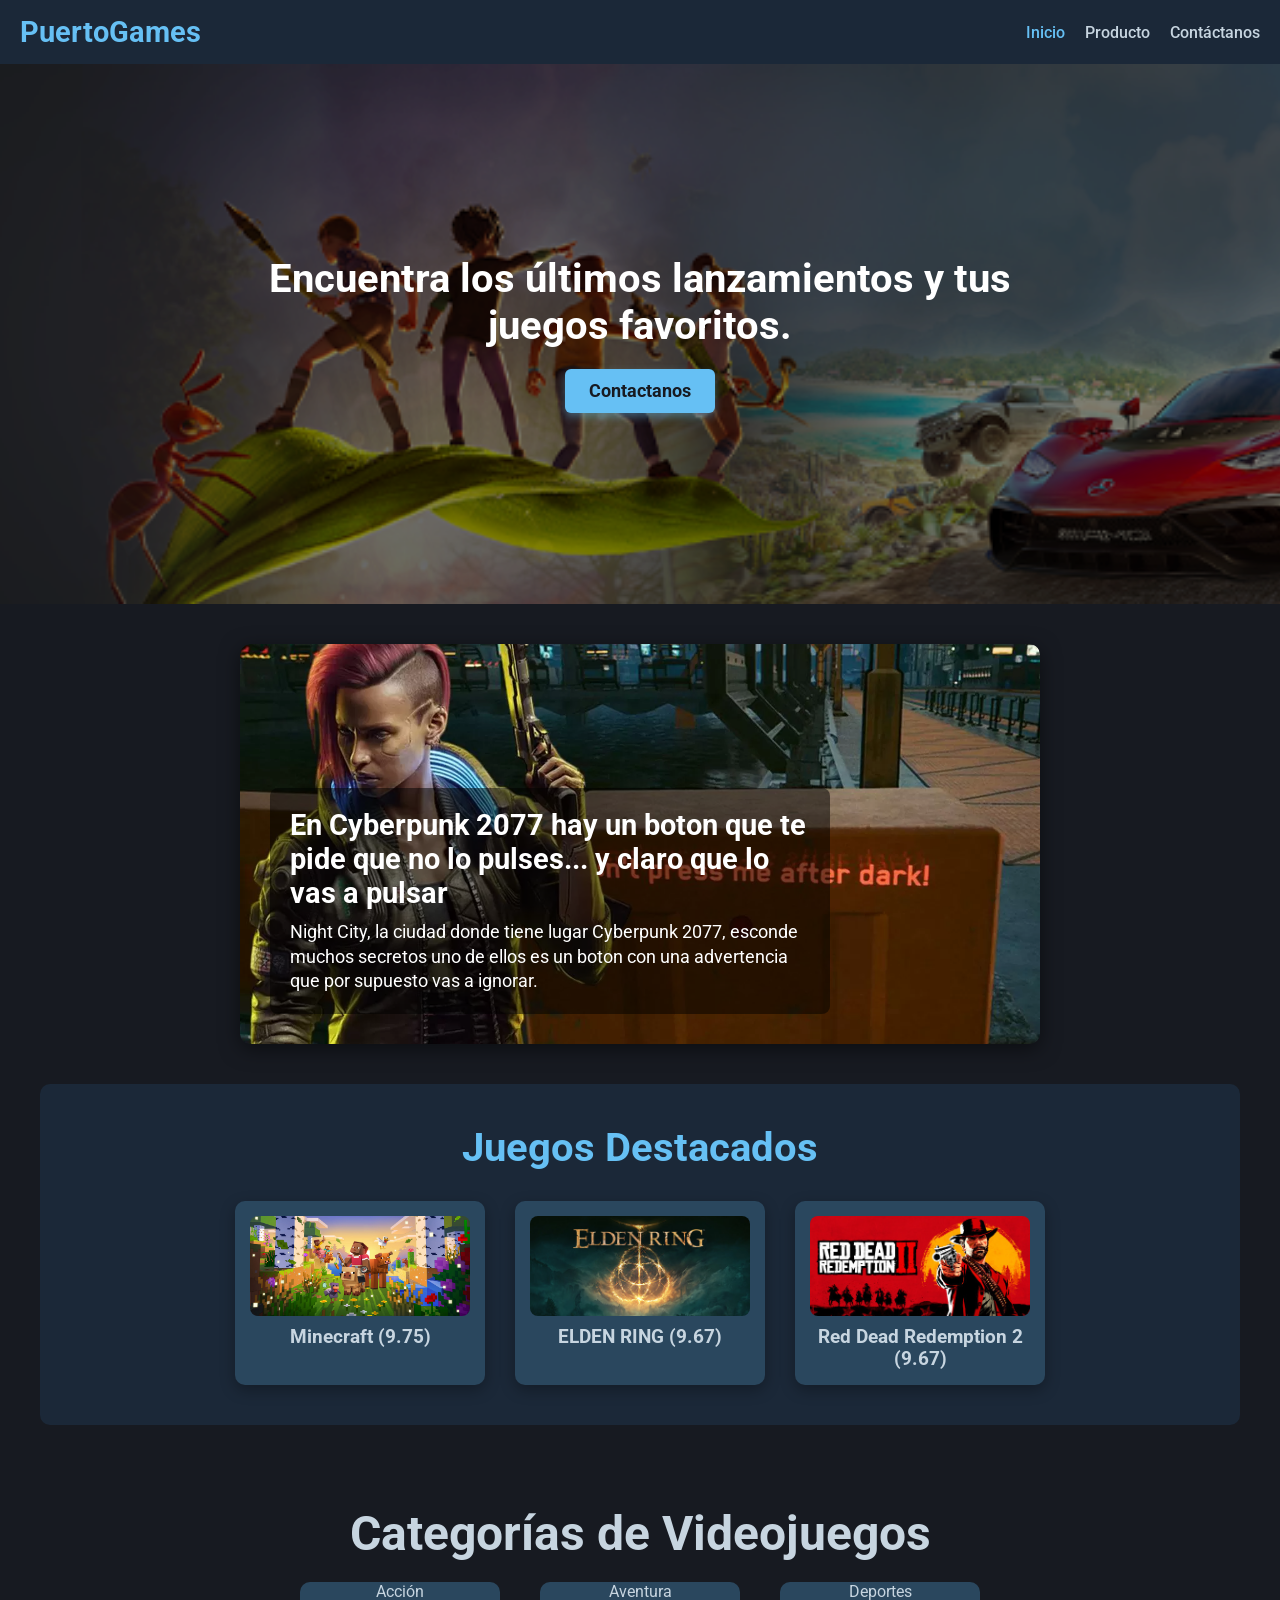
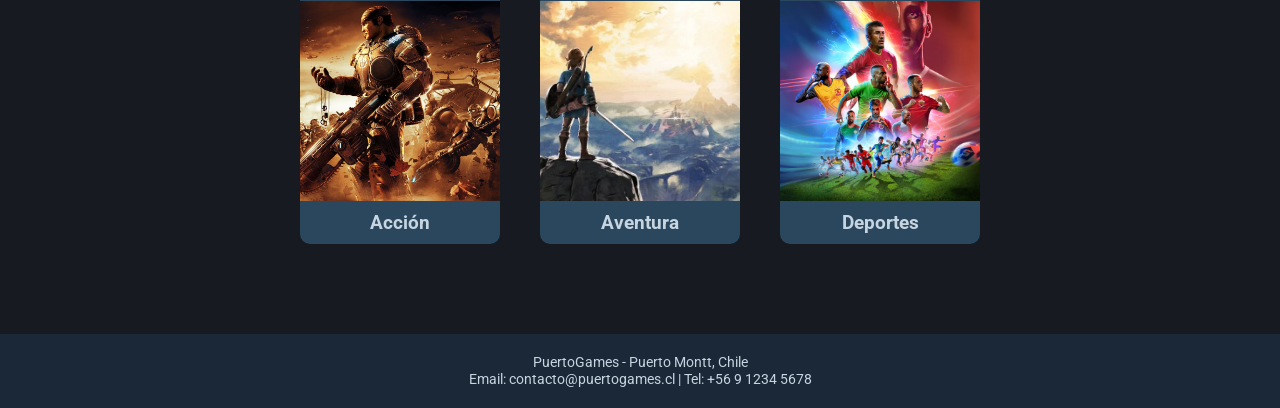
<file: index.html>
<!DOCTYPE html>
<html lang="es">
<head>
    <meta charset="UTF-8">
    <meta name="viewport" content="width=device-width, initial-scale=1.0">
    <title>PuertoGames - Inicio</title>
    <link rel="stylesheet" href="assets/css/styles.css">
    <link href="https://fonts.googleapis.com/css2?family=Roboto:wght@400;700&display=swap" rel="stylesheet">
</head>
<body>
    <!-- navegacion -->
    <header>
        <nav class="navbar">
            <h1 class="logo">PuertoGames</h1>
            <ul class="nav-links">
                <li><a href="index.html" class="active">Inicio</a></li>
                <li><a href="producto.html">Producto</a></li>
                <li><a href="contacto.html">Contáctanos</a></li>
                
            </ul>
        </nav>
    </header>

    <!-- seccion hero -->
    <section class="hero">
      <img src="assets/img/6bca8ac307eaf0de563d3026f01ac2403a352242.png" alt="Imagen principal" class="hero-bg" />
      <div class="hero-content">
        <h1>Encuentra los últimos lanzamientos y tus juegos favoritos.</h1>
        <a href="contacto.html" class="cta-button">Contactanos</a>
      </div>
    </section>
    
    
    <!--seccion noticias-->
    <section class="news-slider">
        <div class="slide active">
          <img src="assets/img/NOTICIA 1.webp" alt="Noticia 1">
          <div class="overlay-text">
            <h3>En Cyberpunk 2077 hay un boton que te pide que no lo pulses... y claro que lo vas a pulsar</h3>
            <p>Night City, la ciudad donde tiene lugar Cyberpunk 2077, esconde muchos secretos uno de ellos es un boton con una advertencia que por supuesto vas a ignorar.</p>
          </div>
        </div>
        <div class="slide">
          <img src="assets/img/noticia 2.webp" alt="Noticia 2">
          <div class="overlay-text">
            <h3>Este juego es tan aterrador colo Little Nightmares pero con cooperativo y gratuito</h3>
            <p>Double Shoulders es un juego creado por unos estudiantes y puede disfrutarse en pc sin pagar absolutamente nada por el, y eso que parece mejor que mas de un juego de un par de euros</p>
          </div>
        </div>
        <div class="slide">
          <img src="assets/img/noticia 3.webp" alt="Noticia 3">
          <div class="overlay-text">
            <h3>Ha causado un daño irreparable a la industria del videojuego: Fundador de New Blood critica Escape from tarkov</h3>
            <p>Tarkov esta teniendo un impacto negativo para la industria del videojuego asegura el fundador de New Blood: esta creando una tendencia que incluso afecta al nuevo juego de FromSoftware</p>
          </div>
        </div>
      </section>
    

    
    <!--seccion destacada-->
    <section class="featured-games">
        <h2>Juegos Destacados</h2>
        <div class="featured-container">
          <div class="featured-card">
            <img src="assets/img/minecraft.jpg" alt="Minecraft (9.75)">
            <h3>Minecraft (9.75)</h3>
          </div>
          <div class="featured-card">
            <img src="assets/img/ELDEN RING.jpg" alt="ELDEN RING (9.67)">
            <h3>ELDEN RING (9.67)</h3>
          </div>
          <div class="featured-card">
            <img src="assets/img/RED DEAD REDEMPTION 2.jpg" alt="Red Dead Redemption 2 (9.67)">
            <h3>Red Dead Redemption 2 (9.67)</h3>
          </div>
        </div>
    </section>
    
      <!-- seccion categoria -->
    <section class="categories">
        <h2>Categorías de Videojuegos</h2>
        <div class="category-container">
            <a href="producto.html#accion" class="boton-categoria">Acción
                <img src="assets/img/accion categoria.jpg" alt="Acción">
                <h3>Acción</h3>
            </a>
            <a href="producto.html#aventura" class="boton-categoria">Aventura
                <img src="assets/img/selda aventura.jpeg" alt="Aventura">
                <h3>Aventura</h3>
            </a>
            <a href="producto.html#deporte" class="boton-categoria">Deportes
                <img src="assets/img/deporte categoria.jpeg" alt="Deportes">
                <h3>Deportes</h3>
            </a>
        </div>
    </section>
      
      

    <!-- pie de pagina  -->
    <footer>
        <p>PuertoGames - Puerto Montt, Chile</p>
        <p>Email: contacto@puertogames.cl | Tel: +56 9 1234 5678</p>
    </footer>
    <!--apartado para la transsicion de los anuncios-->
    <script>
        const slides = document.querySelectorAll('.news-slider .slide');
        let currentSlide = 0;
        const slideInterval = 5000; // 5 segundos
      
        function showSlide(index) {
          slides.forEach((slide, i) => {
            slide.classList.toggle('active', i === index);
          });
        }
      
        function nextSlide() {
          currentSlide = (currentSlide + 1) % slides.length;
          showSlide(currentSlide);
        }
      
        setInterval(nextSlide, slideInterval);
      </script>
      
</body>
</html>
</file>
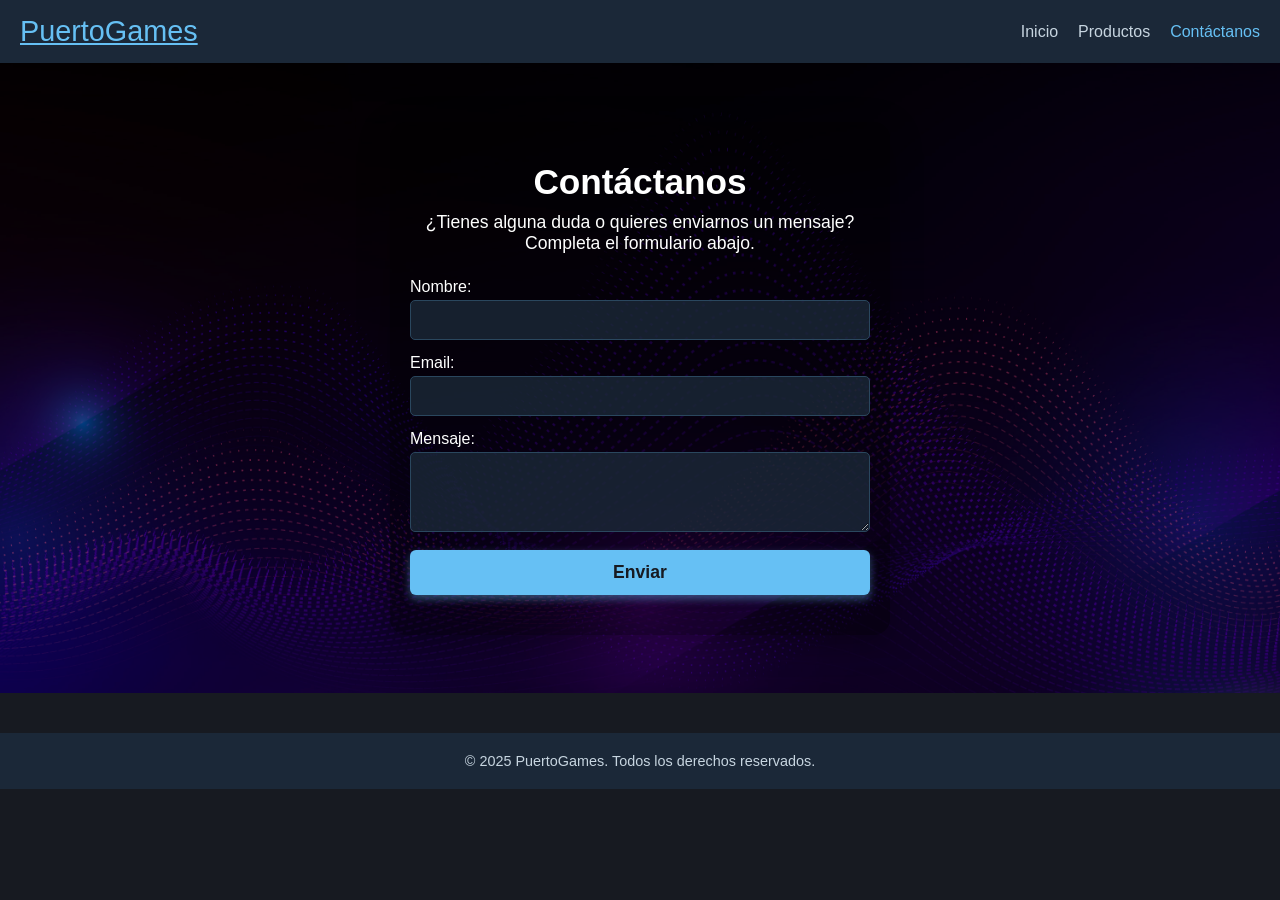
<file: contacto.html>
<!DOCTYPE html>
<html lang="es">
<head>
  <meta charset="UTF-8" />
  <meta name="viewport" content="width=device-width, initial-scale=1.0" />
  <title>Contáctanos - PuertoGames</title>
  <link rel="stylesheet" href="assets/css/styles.css" />
</head>
<body>

  <header class="navbar">
    <a href="index.html" class="logo">PuertoGames</a>
    <nav>
      <ul class="nav-links">
        <li><a href="index.html">Inicio</a></li>
        <li><a href="producto.html">Productos</a></li>
        <li><a href="contacto.html" class="active">Contáctanos</a></li>
      </ul>
    </nav>
  </header>

  <!-- HERO DE CONTACTO CON FORMULARIO ENCIMA DE LA IMAGEN -->
  <section class="contact-hero">
    <img src="assets/img/fondo_contacto_2.jpg" alt="Imagen de contacto" class="contact-hero-bg" />
    <div class="contact-hero-content">
      <h2>Contáctanos</h2>
      <p>¿Tienes alguna duda o quieres enviarnos un mensaje? Completa el formulario abajo.</p>
      <form class="contact-form" action="#" method="post">
        <label for="name">Nombre:</label>
        <input type="text" id="name" name="name" required />

        <label for="email">Email:</label>
        <input type="email" id="email" name="email" required />

        <label for="message">Mensaje:</label>
        <textarea id="message" name="message" required></textarea>

        <button type="submit" class="cta-button">Enviar</button>
      </form>
    </div>
  </section>

  <footer>
    <p>&copy; 2025 PuertoGames. Todos los derechos reservados.</p>
  </footer>
</body>
</html>
</file>
<file: assets/css/styles.css>
/* Restablecer y estilos generales*/
* {
    margin: 0;
    padding: 0;
    box-sizing: border-box;
}

body {
    font-family: 'Roboto', sans-serif;
    background-color: #171a21;
    color: #c7d5e0;
    scroll-behavior: smooth;
}
img {
    max-width: 100%;
    height: auto;
    display: block;
}
  

/* variables */
:root {
    --accent-color: #66c0f4;
}

/* navegacion  */
.navbar {
    background-color: #1b2838;
    padding: 15px 20px;
    display: flex;
    justify-content: space-between;
    align-items: center;
    position: sticky;
    top: 0;
    z-index: 100;
}

.logo {
    color: var(--accent-color);
    font-size: 1.8em;
}

.nav-links {
    list-style: none;
    display: flex;
    gap: 20px;
}

.nav-links a {
    color: #c7d5e0;
    text-decoration: none;
    font-weight: 500;
    transition: color 0.3s ease;
}

.nav-links a:hover,
.nav-links a.active {
    color: var(--accent-color);
}

/* seccion hero  */



.hero {
  position: relative;
  width: 100%;
  min-height: 60vh;
  display: flex;
  align-items: center;
  justify-content: center;
  overflow: hidden;
  text-align: center;
  color: white;
}

.hero-bg {
  position: absolute;
  top: 0; left: 0; right: 0; bottom: 0;
  width: 100%;
  height: 100%;
  object-fit: cover;
  z-index: 1;
  filter: brightness(0.5); /* oscurece la imagen para que el texto resalte */
}

.hero-content {
  position: relative;
  z-index: 2;
  max-width: 800px;
  padding: 40px 20px;
}

.hero-content h1 {
  font-size: 2.5em;
  margin-bottom: 20px;
}

.hero-content p {
  font-size: 1.2em;
  margin-bottom: 20px;
}


.cta-button {
  background-color: var(--accent-color);
  color: #171a21;
  padding: 12px 24px;
  text-decoration: none;
  border-radius: 6px;
  font-weight: 700;
  font-size: 1.1em;
  display: inline-block;
  transition: background-color 0.3s ease, transform 0.2s ease;
  box-shadow: 0 4px 8px rgba(102, 192, 244, 0.4);
  cursor: pointer;
  border: none;
  text-align: center;
}

.cta-button:hover,
.cta-button:focus {
  background-color: #4682b4;
  transform: translateY(-3px);
  box-shadow: 0 6px 12px rgba(70, 130, 180, 0.6);
  outline: none;
}

.cta-button:active {
  transform: translateY(-1px);
  box-shadow: 0 3px 6px rgba(70, 130, 180, 0.5);
}

/* Si usas botones <button>, aplica el mismo estilo */
button.cta-button {
  font-family: inherit;
}



@media (max-width: 768px) {
  .hero-content h1 {
    font-size: 2em;
  }
  .hero-content p {
    font-size: 1em;
  }
  .hero {
    min-height: 40vh;
  }
}


/* seccion de las categorias  */
.categories {
    padding: 40px 20px;
    text-align: center;
}

.categories h2 {
    font-size: 3em;
    margin-bottom: 20px;
}

.category-container {
    display: flex;
    justify-content: center;
    gap: 40px;
    flex-wrap: wrap;
}

/* Estilos para los enlaces de categoría */
.boton-categoria {
    background-color: #2a475e;
    border-radius: 10px;
    overflow: hidden;
    width: 200px;
    text-align: center;
    text-decoration: none;
    color: #c7d5e0;
    transition: transform 0.3s ease, box-shadow 0.3s ease;
    display: block; 
    margin-bottom: 10px; 
}

.boton-categoria img {
    width: 100%;
    height: 200px;
    object-fit: cover;
}

.boton-categoria h3 {
    padding: 10px;
    font-size: 1.2em;
}

.boton-categoria:hover {
    transform: translateY(-5px);
    box-shadow: 0 5px 15px rgba(0, 0, 0, 0.3);
}
/*seccion destacada*/
.featured-games {
    padding: 40px 20px;
    text-align: center;
    background-color: #1b2838;
    border-radius: 10px;
    margin: 40px auto;
    max-width: 1200px;
  }
  
  .featured-games h2 {
    font-size: 2.5em;
    margin-bottom: 30px;
    color: var(--accent-color);
  }
  
  .featured-container {
    display: flex;
    justify-content: center;
    gap: 30px;
    flex-wrap: wrap;
  }
  
  .featured-card {
    background-color: #2a475e;
    border-radius: 10px;
    width: 250px;
    padding: 15px;
    box-shadow: 0 5px 15px rgba(0,0,0,0.3);
    transition: transform 0.3s ease;
    color: #c7d5e0;
  }
  
  .featured-card img {
    width: 100%;
    height: 100px;
    object-fit: cover;
    border-radius: 8px;
    margin-bottom: 10px;
  }
  
  .featured-card:hover {
    transform: translateY(-5px);
  }
/*seccion noticias*/
.news-slider {
    position: relative;
    max-width: 800px;
    margin: 40px auto;
    overflow: hidden;
    border-radius: 10px;
    box-shadow: 0 5px 20px rgba(0,0,0,0.5);
  }
  
  .news-slider .slide {
    position: absolute;
    width: 100%;
    opacity: 0;
    transition: opacity 1s ease-in-out;
  }
  
  .news-slider .slide.active {
    position: relative;
    opacity: 1;
  }
  
  .news-slider img {
    width: 100%;
    height: 400px;
    object-fit: cover;
    border-radius: 10px;
    display: block;
  }
  
  .overlay-text {
    position: absolute;
    bottom: 30px;
    left: 30px;
    color: white;
    background: rgba(0,0,0,0.5);
    padding: 20px;
    border-radius: 8px;
    max-width: 70%;
  }
  
  .overlay-text h3 {
    margin-bottom: 10px;
    font-size: 1.8em;
  }
  
  .overlay-text p {
    font-size: 1.1em;
    line-height: 1.4;
  }
  
  


/* seccion de productos */
.products {
    padding: 40px 20px;
}

.products h2 {
    text-align: center;
    font-size: 2em;
    margin-bottom: 20px;
}

.products h3 {
    font-size: 1.5em;
    margin: 20px 0 10px;
    color: var(--accent-color);
}

.product-container {
    display: flex;
    flex-wrap: wrap;
    gap: 20px;
    justify-content: center;
}

.product-card {
    background-color: #2a475e;
    border-radius: 10px;
    overflow: hidden;
    width: 260px;
    text-align: center;
    transition: transform 0.3s ease, box-shadow 0.3s ease;
}

.product-card img {
    width: 100%;
    height: 135px;
    object-fit: cover;
    border: 5px solid #027fc8; 
    border-radius: 10px; 
}


.product-card h3 {
    font-size: 1.2em;
    padding: 10px 0;
}

.product-card p {
    font-size: 1em;
    color: var(--accent-color);
    margin-bottom: 10px;
}

.product-card .cta-button {
    display: inline-block;
    margin-bottom: 10px;
}

.product-card:hover {
    transform: translateY(-5px);
    box-shadow: 0 5px 15px rgba(0, 0, 0, 0.3);
}

/* seccion de los datelles de los juegos */
.game-details {
    margin: 20px auto;
    max-width: 800px;
    background: linear-gradient(135deg, #1b2838, #2a475e);
    border: 2px solid var(--accent-color);
    border-radius: 10px;
    padding: 20px;
    box-shadow: 0 5px 20px rgba(0, 0, 0, 0.4);
    animation: fadeIn 0.5s ease-in-out;
}

.product-content {
    display: flex;
    gap: 20px;
    align-items: center;
}

.product-content img {
    width: 200px;
    height: auto;
    border-radius: 8px;
    box-shadow: 0 3px 10px rgba(0, 0, 0, 0.3);
    transition: transform 0.3s ease;
}

.product-content img:hover {
    transform: scale(1.05);
}

.product-info {
    flex: 1;
}

.product-info h3 {
    font-size: 1.8em;
    color: var(--accent-color);
    margin-bottom: 10px;
}

.product-info p {
    font-size: 1.1em;
    line-height: 1.5;
    margin-bottom: 10px;
    color: #d2dae2;
}

.product-info p strong {
    color: var(--accent-color);
}

.product-info .cta-button {
    margin-right: 10px;
    padding: 8px 16px;
}

.product-info .cta-button:hover {
    background-color: #4682b4;
    transform: scale(1.05);
}

/* seccion de los contactos */
.contact-hero {
  position: relative;
  width: 100%;
  min-height: 70vh;
  display: flex;
  align-items: center;
  justify-content: center;
  overflow: hidden;
  text-align: center;
  color: white;
}

.contact-hero-bg {
  position: absolute;
  top: 0; left: 0; right: 0; bottom: 0;
  width: 100%;
  height: 100%;
  object-fit: cover;
  z-index: 1;
  filter: brightness(0.5);
}

.contact-hero-content {
  position: relative;
  z-index: 2;
  width: 100%;
  max-width: 500px;
  margin: 0 auto;
  padding: 40px 20px;
  background: rgba(0,0,0,0.4); /* Fondo semitransparente para mejor legibilidad */
  border-radius: 16px;
  box-shadow: 0 8px 32px rgba(0,0,0,0.3);
}

.contact-hero-content h2 {
  font-size: 2.2em;
  margin-bottom: 10px;
}

.contact-hero-content p {
  font-size: 1.1em;
  margin-bottom: 24px;
}

.contact-form label {
  display: block;
  text-align: left;
  margin-bottom: 4px;
  font-weight: 500;
  color: #fff;
}

.contact-form input,
.contact-form textarea {
  width: 100%;
  padding: 10px;
  margin-bottom: 14px;
  border: 1px solid #2a475e;
  border-radius: 5px;
  background-color: #1b2838cc;
  color: #c7d5e0;
  font-size: 1em;
  resize: vertical;
}

.contact-form textarea {
  min-height: 80px;
}

.contact-form button {
  width: 100%;
}

/* Responsive */
@media (max-width: 600px) {
  .contact-hero-content {
    padding: 18px 6px;
    max-width: 95vw;
  }
  .contact-hero {
    min-height: 90vh;
  }
}


/* Animación de aparición gradual*/
@keyframes fadeIn {
    from {
        opacity: 0;
        transform: translateY(10px);
    }
    to {
        opacity: 1;
        transform: translateY(0);
    }
}

/* Pie de página */
footer {
    background-color: #1b2838;
    text-align: center;
    padding: 20px;
    margin-top: 40px;
}

footer p {
    font-size: 0.9em;
}

/* Diseño Responsivo */
@media (max-width: 768px) {
    .navbar {
      flex-direction: column;
      gap: 10px;
    }
  
    .hero {
      padding: 40px 10px;
    }
  
    .hero-image {
      width: 100%;
      max-width: 600px;
    }
  
    .categories h2,
    .products h2,
    .contact h2 {
      font-size: 1.8em;
    }
  
    .boton-categoria,
    .product-card {
      width: 150px;
    }
  
    .boton-categoria img {
      height: 100px;
    }
  
    .product-card img {
      height: 120px;
    }
  
    .products h3 {
      font-size: 1.3em;
    }
  
    .game-details {
      padding: 15px;
    }
  
    .product-content {
      flex-direction: column;
      align-items: flex-start;
    }
  
    .product-content img {
      width: 100%;
      max-width: 300px;
    }
  
    .product-info h3 {
      font-size: 1.5em;
    }
  
    .product-info p {
      font-size: 1em;
    }
  
    .contact-form {
      padding: 0 10px;
    }
  }
  
  @media (max-width: 480px) {
    .hero {
      padding: 30px 10px;
    }
  
    .hero-image {
      max-width: 100%;
    }
  
    .categories h2,
    .products h2,
    .contact h2 {
      font-size: 1.5em;
    }
  
    .boton-categoria,
    .product-card {
      width: 120px;
    }
  
    .boton-categoria h3,
    .product-card h3 {
      font-size: 1em;
    }
  
    .product-card p {
      font-size: 0.9em;
    }
  
    .products h3 {
      font-size: 1.2em;
    }
  
    .game-details {
      padding: 10px;
    }
  
    .product-info h3 {
      font-size: 1.3em;
    }
  
    .product-info p {
      font-size: 0.9em;
    }
  
    .product-info .cta-button {
      padding: 6px 12px;
      font-size: 0.9em;
    }
  }
</file>
